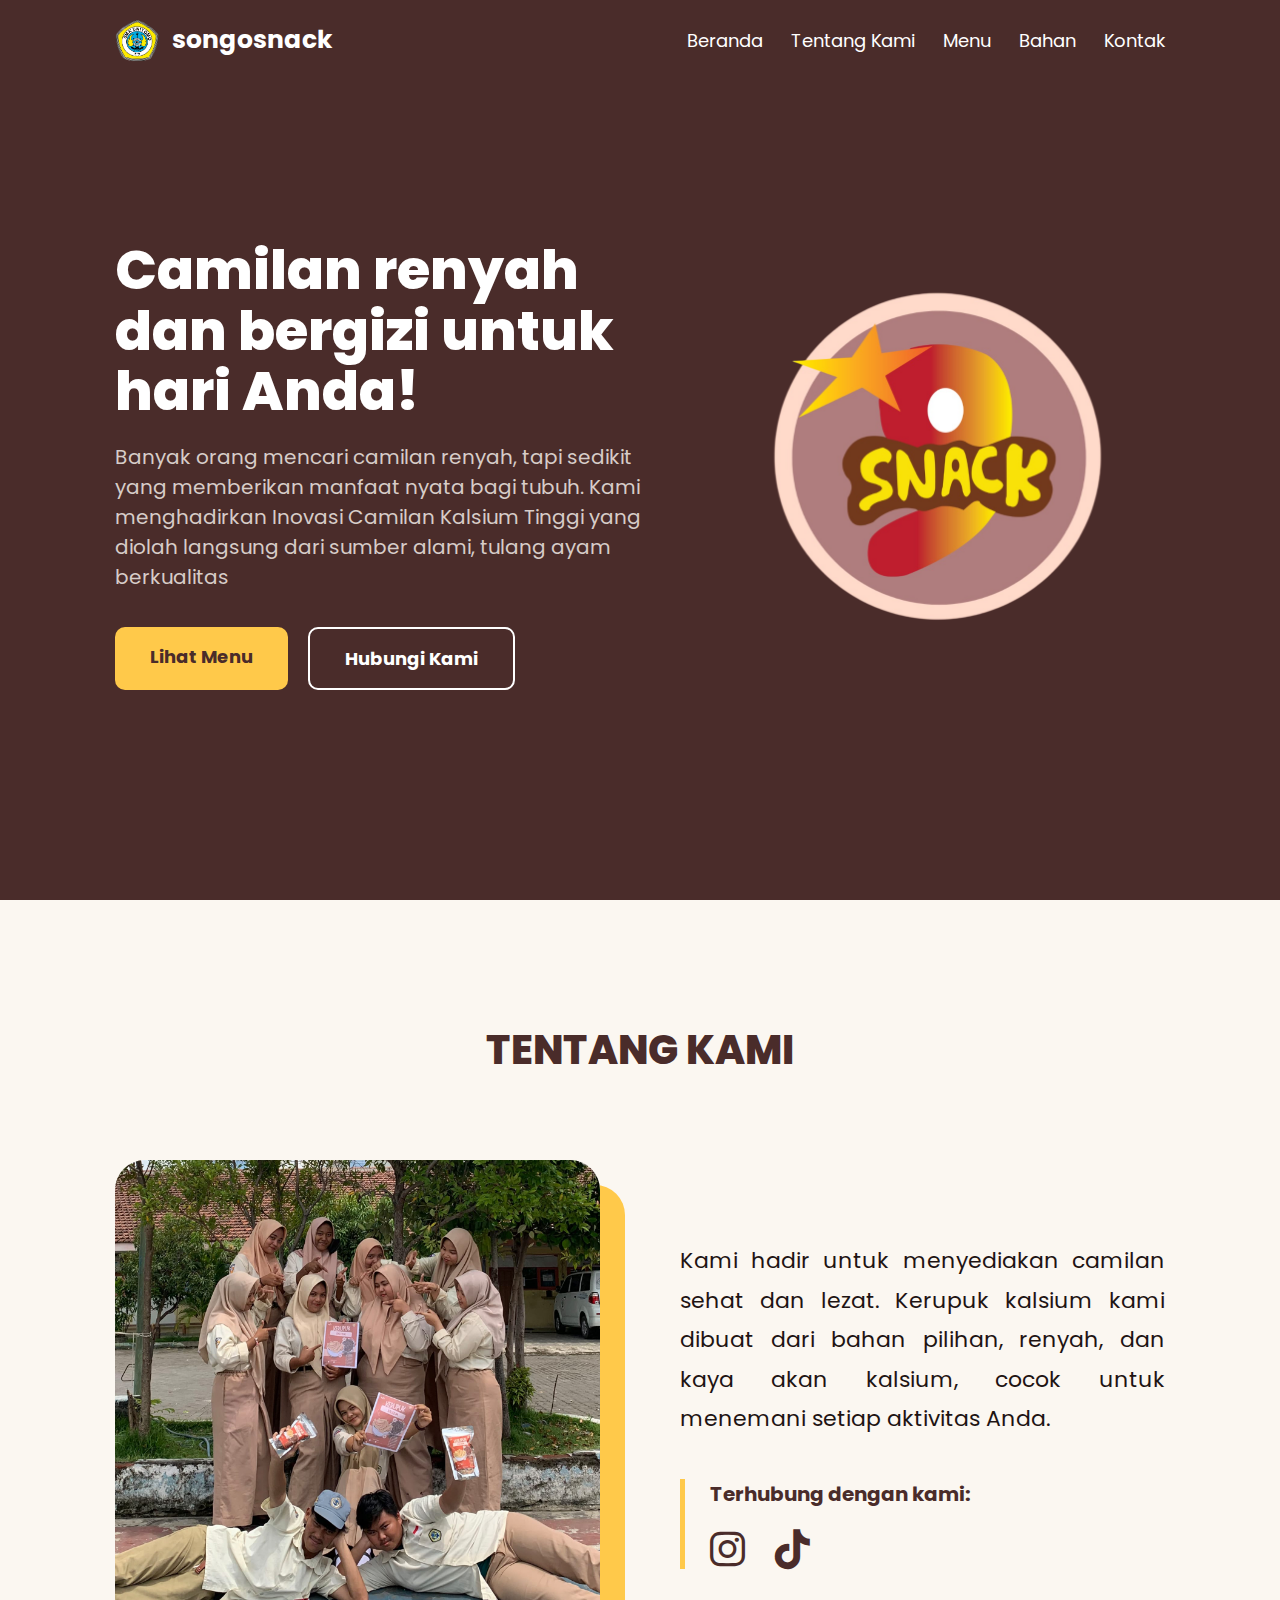
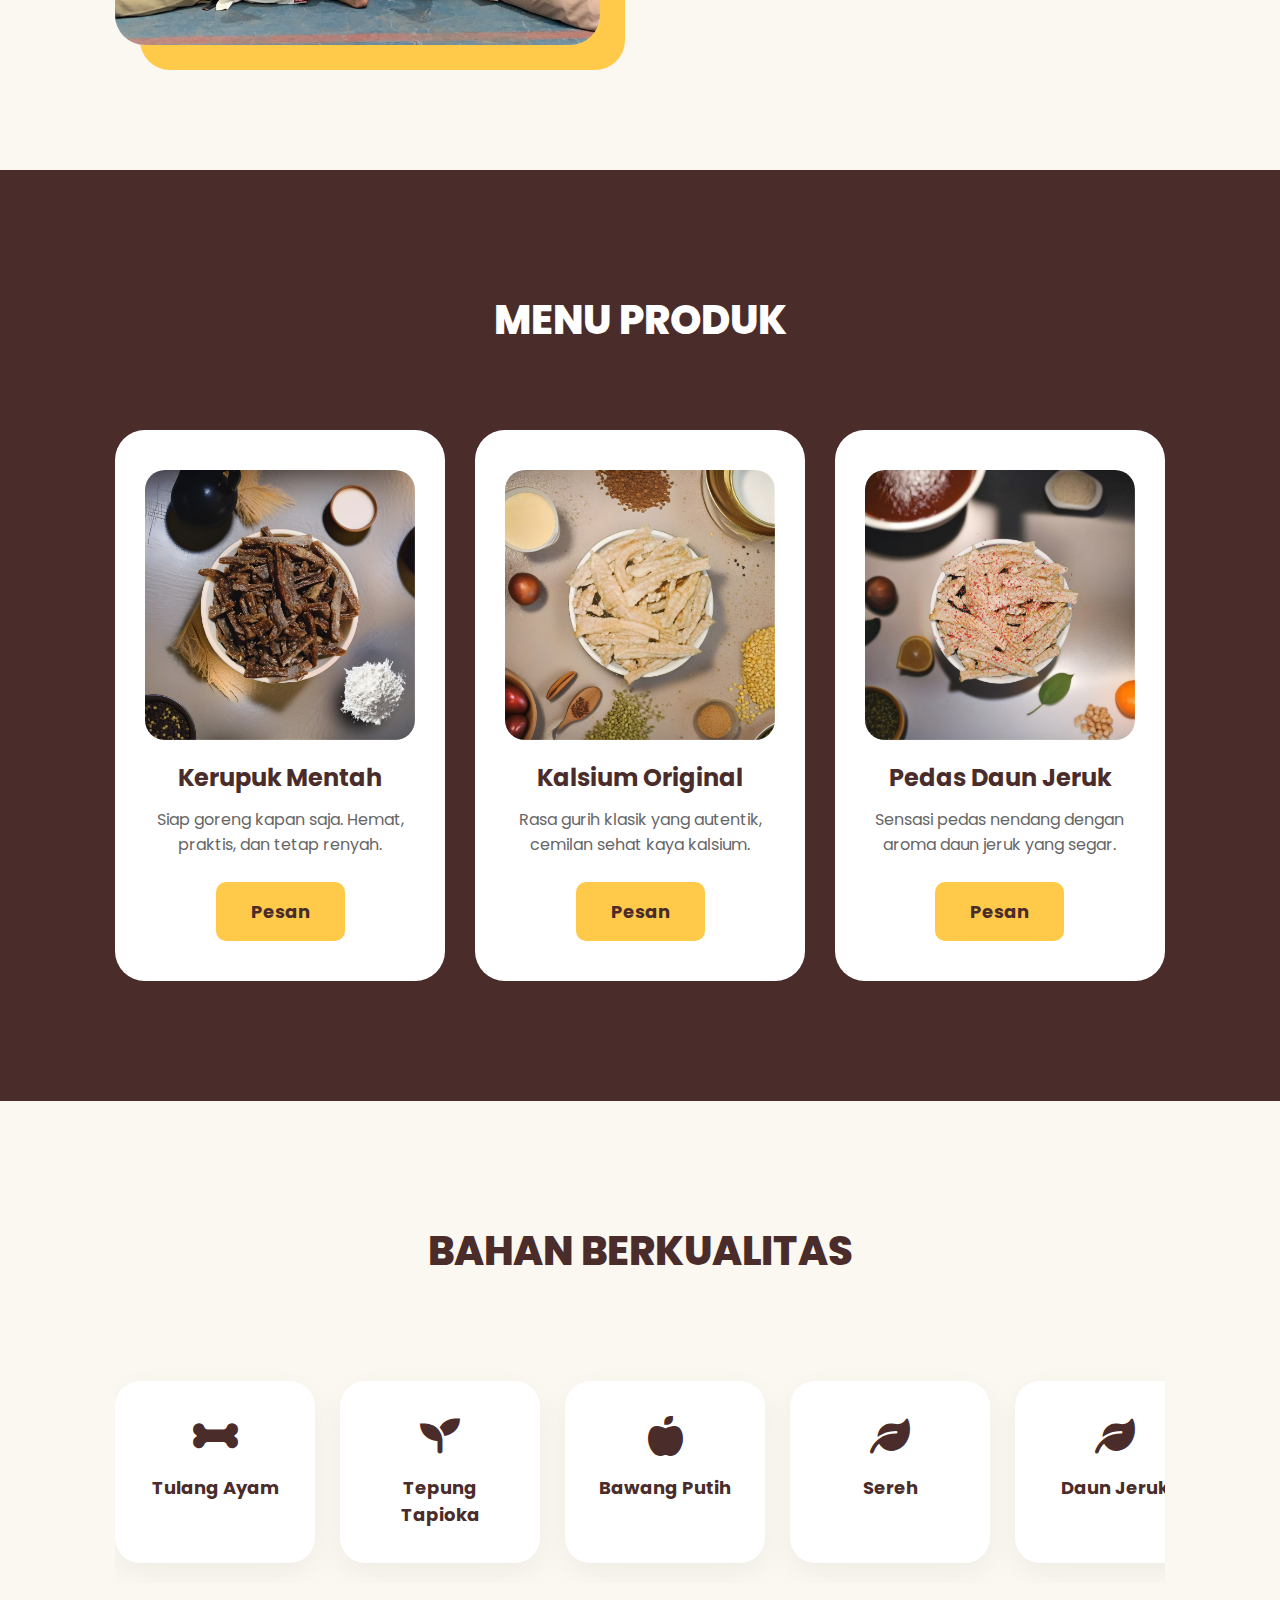
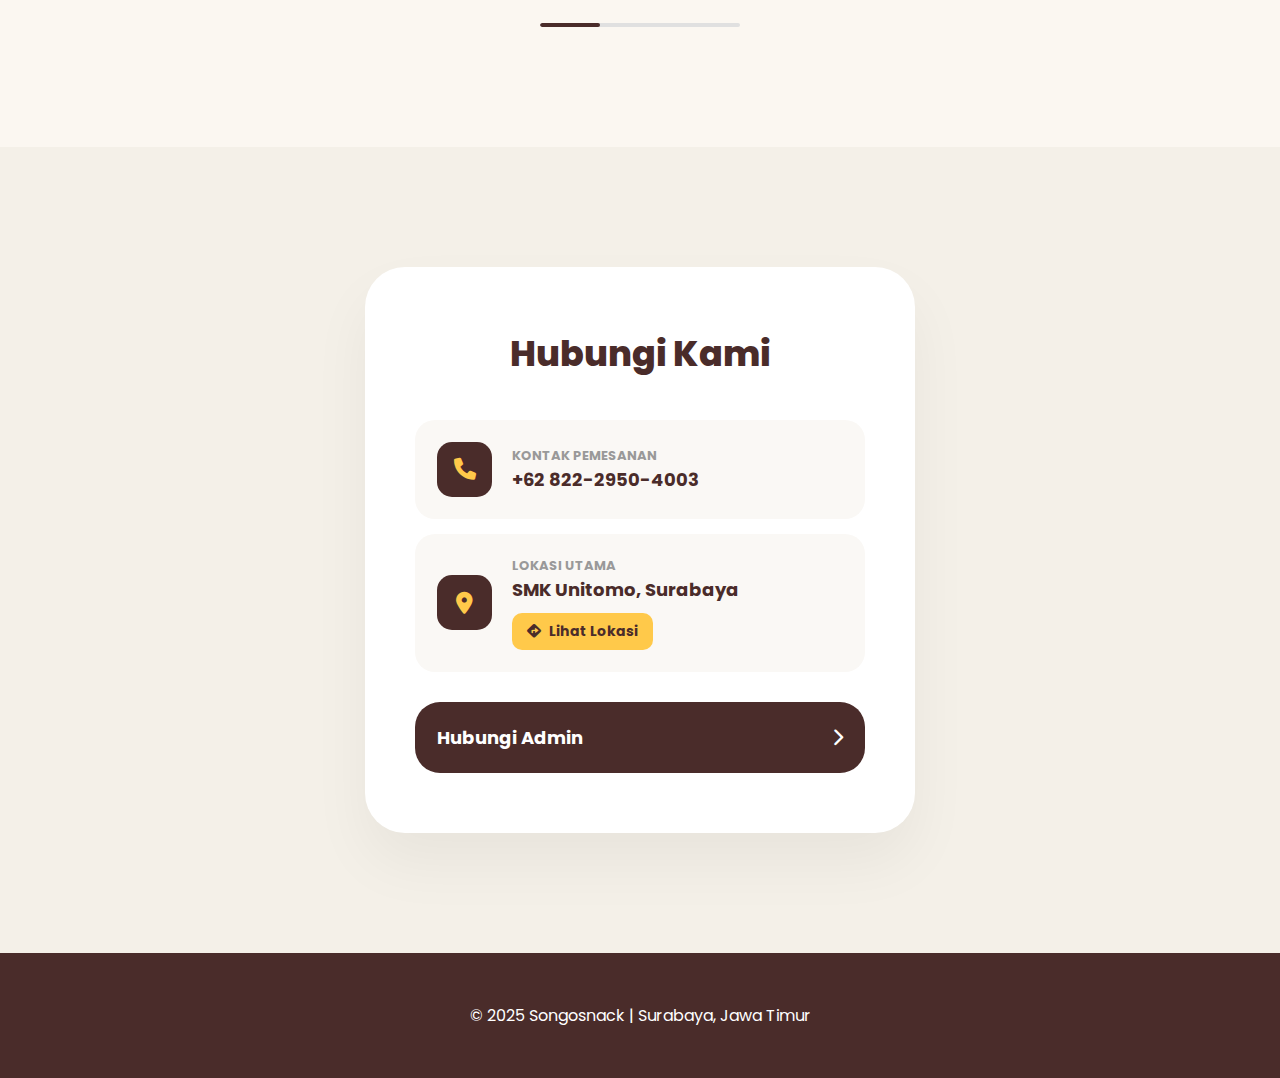
<file: index.html>
<!DOCTYPE html>
<html lang="id">
<head>
    <meta charset="UTF-8">
    <meta name="viewport" content="width=device-width, initial-scale=1.0, maximum-scale=1.0, user-scalable=no">
    <title>Songosnack - Spesialis Kerupuk Kalsium</title>
    <link rel="stylesheet" href="style.css">
    <link rel="stylesheet" href="https://cdnjs.cloudflare.com/ajax/libs/font-awesome/6.0.0-beta3/css/all.min.css">
    <link href="https://fonts.googleapis.com/css2?family=Poppins:wght@300;400;600;700;800&display=swap" rel="stylesheet">
</head>
<body>

    <header class="header">
        <div class="logo-container">
            <a href="https://smkunitomo.sch.id/" target="_blank" class="logo-link">
                <img src="img/smektom.png" alt="Logo SMK Unitomo">
            </a>
            <a href="#" class="logo-text">
                <span>songosnack</span>
            </a>
        </div>
        <nav class="navbar">
            <a href="#home">Beranda</a>
            <a href="#about">Tentang Kami</a>
            <a href="#menu">Menu</a>
            <a href="#ingredients">Bahan</a>
            <a href="#contact">Kontak</a>
        </nav>
        <div id="menu-btn" class="fas fa-bars"></div>
    </header>

    <section class="home" id="home">
        <div class="content">
            <h1>Camilan renyah dan bergizi untuk hari Anda!</h1>
            <p>Banyak orang mencari camilan renyah, tapi sedikit yang memberikan manfaat nyata bagi tubuh. Kami menghadirkan Inovasi Camilan Kalsium Tinggi yang diolah langsung dari sumber alami, tulang ayam berkualitas</p>
            <div class="buttons">
                <a href="#menu" class="btn primary-btn">Lihat Menu</a>
                <a href="#contact" class="btn secondary-btn">Hubungi Kami</a>
            </div>
        </div>
        <div class="home-image">
            <img src="img/logo ke 3.png" alt="Hero Logo">
        </div>
    </section>

    <section class="about" id="about">
        <h2 class="heading">TENTANG KAMI</h2>
        <div class="about-wrapper">
            <div class="about-image-frame">
                <img src="img/keluarga.jpg" alt="Produk Kami">
            </div>
            <div class="about-text-content">
                <p>Kami hadir untuk menyediakan camilan sehat dan lezat. Kerupuk kalsium kami dibuat dari bahan pilihan, renyah, dan kaya akan kalsium, cocok untuk menemani setiap aktivitas Anda.</p>
                <div class="social-connect">
                    <span>Terhubung dengan kami:</span>
                    <div class="social-icons-row">
                        <a href="https://www.instagram.com/songosnack" class="fab fa-instagram" target="_blank"></a>
                        <a href="https://www.tiktok.com/@songosnack" class="fab fa-tiktok" target="_blank"></a>
                    </div>
                </div>
            </div>
        </div>
    </section>

    <section class="menu" id="menu">
        <h2 class="heading">MENU PRODUK</h2>
        <div class="box-container">
            <div class="box">
                <div class="square-frame">
                    <img src="img/produk mentah.jpg" alt="Mentah">
                </div>
                <h3>Kerupuk Mentah</h3>
                <p>Siap goreng kapan saja. Hemat, praktis, dan tetap renyah.</p>
                <a href="https://wa.me/+6282229504003?text=Halo%2C%20saya%20ingin%20memesan%20Kerupuk%20Mentah" class="btn primary-btn" target="_blank">Pesan</a>
            </div>

            <div class="box">
                <div class="square-frame">
                    <img src="img/produk matang.jpg" alt="Original">
                </div>
                <h3>Kalsium Original</h3>
                <p>Rasa gurih klasik yang autentik, cemilan sehat kaya kalsium.</p>
                <a href="https://wa.me/+6282229504003?text=Halo%2C%20saya%20ingin%20memesan%20Kerupuk%20Kalsium%20Original" class="btn primary-btn" target="_blank">Pesan</a>
            </div>

            <div class="box">
                <div class="square-frame">
                    <img src="img/produk pedas daun jeruk.jpg" alt="Pedas Daun Jeruk">
                </div>
                <h3>Pedas Daun Jeruk</h3>
                <p>Sensasi pedas nendang dengan aroma daun jeruk yang segar.</p>
                <a href="https://wa.me/+6282229504003?text=Halo%2C%20saya%20ingin%20memesan%20Kerupuk%20Pedas%20Daun%20Jeruk" class="btn primary-btn" target="_blank">Pesan</a>
            </div>
        </div>
    </section>

    <section class="ingredients" id="ingredients">
        <h2 class="heading">BAHAN BERKUALITAS</h2>
        <div class="ing-slider">
            <div class="ing-track">
                <div class="ing-card"><i class="fas fa-bone"></i><span>Tulang Ayam</span></div>
                <div class="ing-card"><i class="fas fa-seedling"></i><span>Tepung Tapioka</span></div>
                <div class="ing-card"><i class="fas fa-apple-alt"></i><span>Bawang Putih</span></div>
                <div class="ing-card"><i class="fas fa-leaf"></i><span>Sereh</span></div>
                <div class="ing-card"><i class="fas fa-leaf"></i><span>Daun Jeruk</span></div>
                <div class="ing-card"><i class="fas fa-mortar-pestle"></i><span>Ketumbar Bubuk</span></div>
                <div class="ing-card"><i class="fas fa-cube"></i><span>Masako</span></div>
                <div class="ing-card"><i class="fas fa-cubes"></i><span>Gula</span></div>
                <div class="ing-card"><i class="fas fa-cloud"></i><span>Garam</span></div>
                <div class="ing-card"><i class="fas fa-pepper-hot"></i><span>Lada Bubuk</span></div>
                <div class="ing-card"><i class="fas fa-tint"></i><span>Air</span></div>
                <div class="ing-card"><i class="fas fa-fire"></i><span>Gas LPG</span></div>
            </div>
        </div>
        <div class="scroll-indicator-container">
            <div class="scroll-bar" id="scroll-bar"></div>
        </div>
    </section>

    <section class="contact" id="contact">
        <div class="contact-card">
            <h2 class="contact-title">Hubungi Kami</h2>
            <div class="direct-contact">
                <div class="contact-row">
                    <div class="icon-box"><i class="fas fa-phone"></i></div>
                    <div class="details">
                        <small>Kontak Pemesanan</small>
                        <span>+62 822-2950-4003</span>
                    </div>
                </div>
                <div class="contact-row">
                    <div class="icon-box"><i class="fas fa-map-marker-alt"></i></div>
                    <div class="details">
                        <small>Lokasi Utama</small>
                        <span>SMK Unitomo, Surabaya</span>
                        <a href="https://maps.app.goo.gl/riV1g2sT6d6jrfE17" class="map-link-btn" target="_blank">
                            <i class="fas fa-directions"></i> Lihat Lokasi
                        </a>
                    </div>
                </div>
            </div>
            <a href="https://wa.me/+6282229504003" class="wa-premium-btn" target="_blank">
                <span>Hubungi Admin</span>
                <i class="fas fa-chevron-right"></i>
            </a>
        </div>
    </section>

    <footer class="footer">
        <p>© 2025 Songosnack | Surabaya, Jawa Timur</p>
    </footer>

    <script src="script.js"></script>
</body>
</html>
</file>
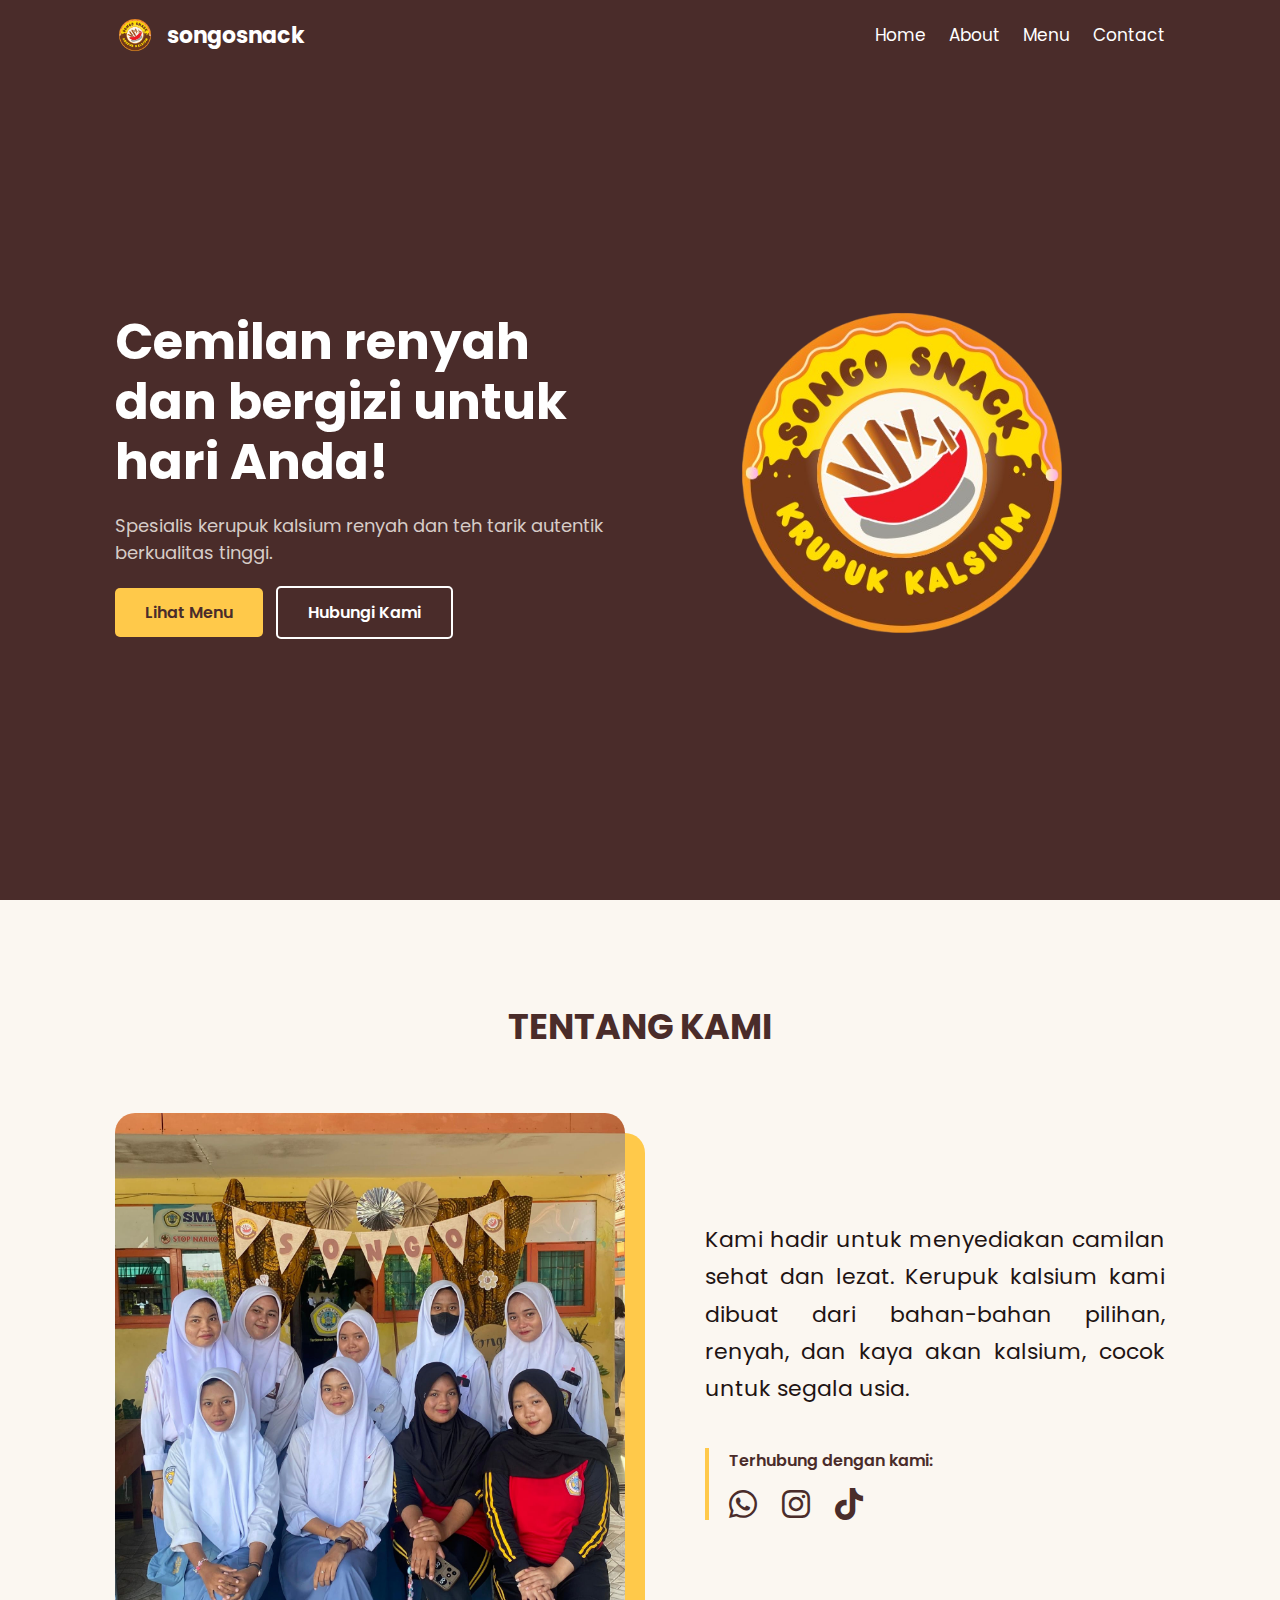
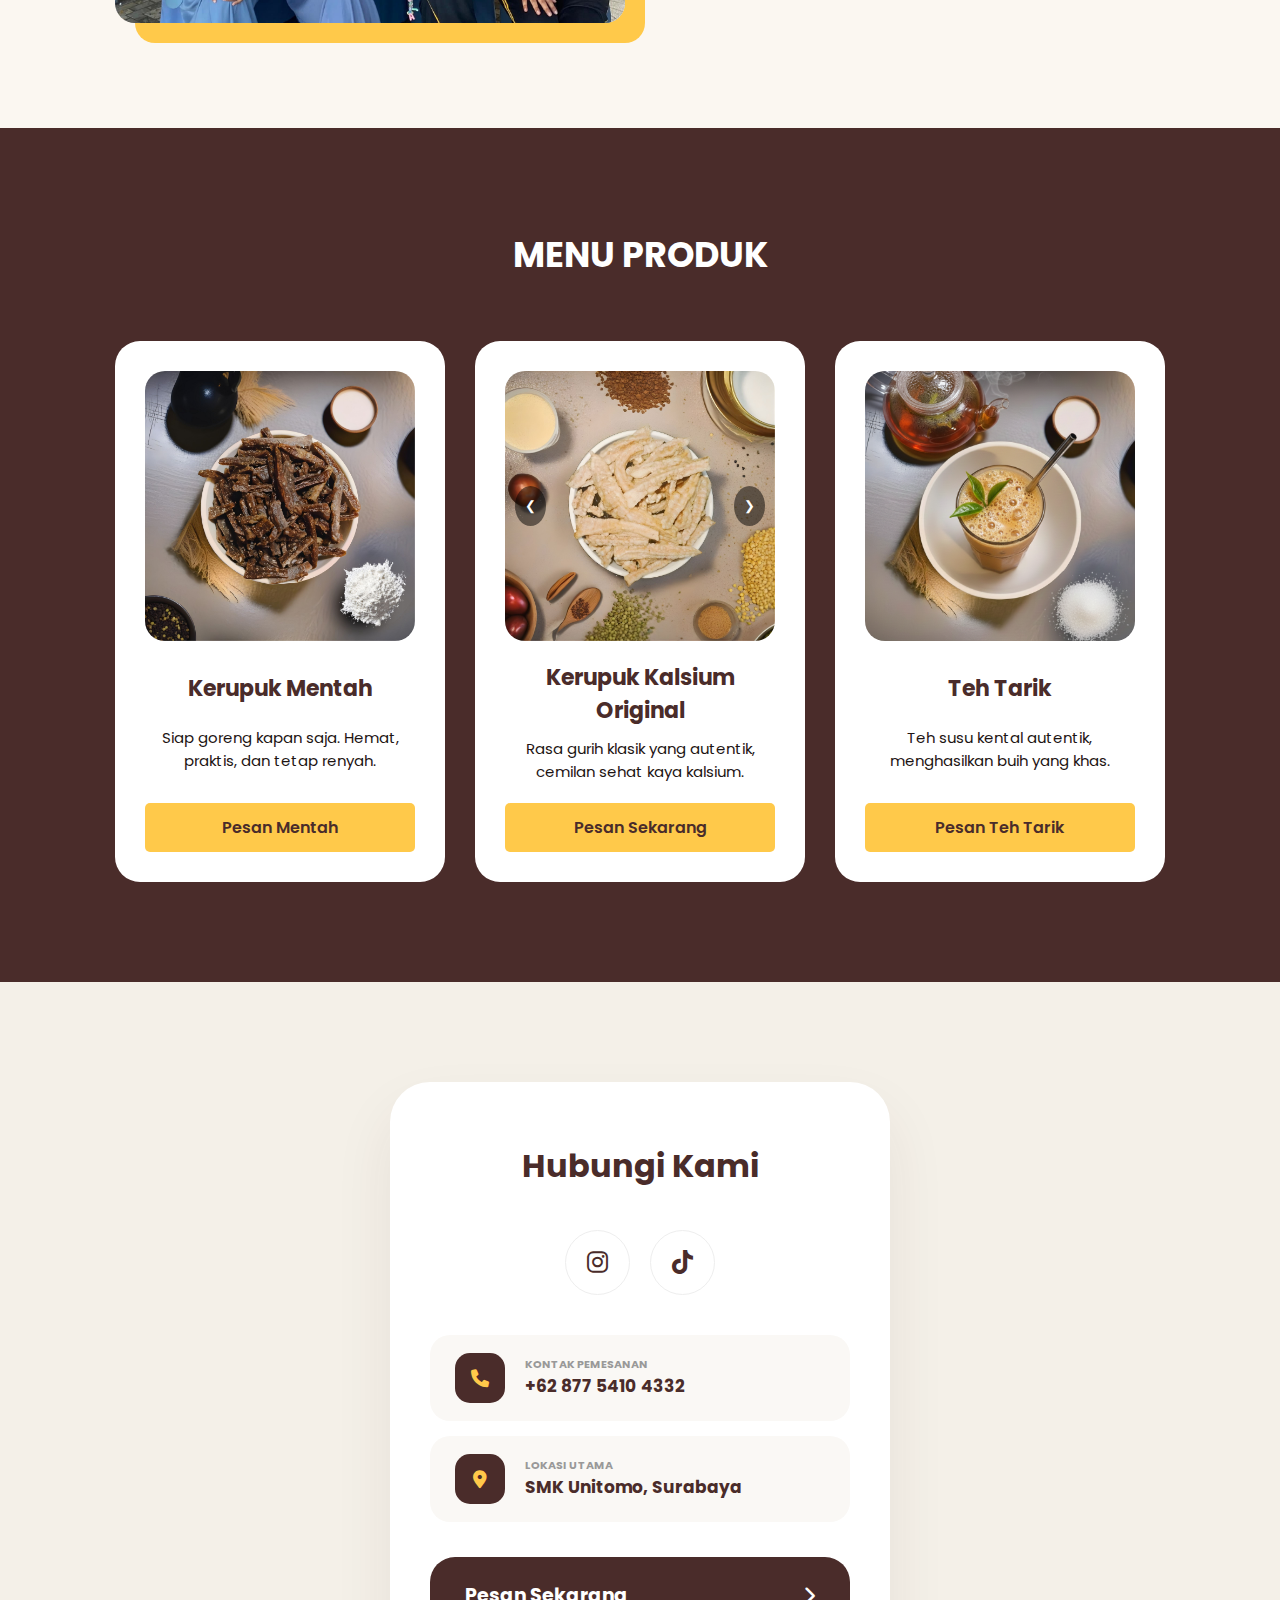
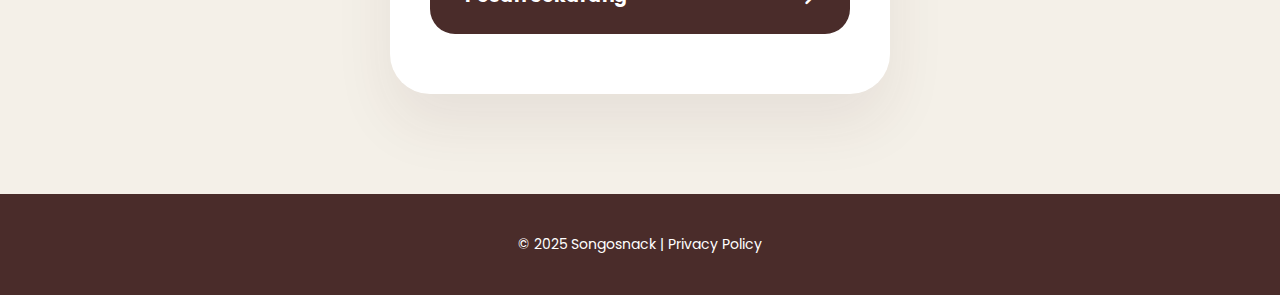
<file: q.html>
<!DOCTYPE html>
<html lang="id">
<head>
    <meta charset="UTF-8">
    <meta name="viewport" content="width=device-width, initial-scale=1.0">
    <title>Songosnack - Spesialis Kerupuk Kalsium</title>
    <link rel="stylesheet" href="w.css">
    <link rel="stylesheet" href="https://cdnjs.cloudflare.com/ajax/libs/font-awesome/6.0.0-beta3/css/all.min.css">
    <link href="https://fonts.googleapis.com/css2?family=Poppins:wght@300;400;600;700&display=swap" rel="stylesheet">
</head>
<body>

    <header class="header">
        <a href="#" class="logo">
            <img src="img/e.png" alt="Logo">
            songosnack
        </a>
        <nav class="navbar">
            <a href="#home">Home</a>
            <a href="#about">About</a>
            <a href="#menu">Menu</a>
            <a href="#contact">Contact</a>
        </nav>
        <div id="menu-btn" class="fas fa-bars"></div>
    </header>

    <section class="home" id="home">
        <div class="content">
            <h1>Cemilan renyah dan bergizi untuk hari Anda!</h1>
            <p>Spesialis kerupuk kalsium renyah dan teh tarik autentik berkualitas tinggi.</p>
            <div class="buttons">
                <a href="#menu" class="btn primary-btn">Lihat Menu</a>
                <a href="#contact" class="btn secondary-btn">Hubungi Kami</a>
            </div>
        </div>
        <div class="home-image">
            <img src="img/e.png" alt="Hero">
        </div>
    </section>

    <section class="about" id="about">
        <h2 class="heading">TENTANG KAMI</h2>
        <div class="about-wrapper">
            <div class="about-image-frame">
                <img src="img/tentang2.jpg" alt="Tim Kami">
            </div>
            <div class="about-text-content">
                <p>Kami hadir untuk menyediakan camilan sehat dan lezat. Kerupuk kalsium kami dibuat dari bahan-bahan pilihan, renyah, dan kaya akan kalsium, cocok untuk segala usia.</p>
                <div class="social-connect">
                    <span>Terhubung dengan kami:</span>
                    <div class="social-icons-row">
                        <a href="https://wa.me/+6287754104332" class="fab fa-whatsapp" target="_blank"></a>
                        <a href="https://www.instagram.com/songosnack" class="fab fa-instagram" target="_blank"></a>
                        <a href="https://www.tiktok.com/@songosnack" class="fab fa-tiktok" target="_blank"></a>
                    </div>
                </div>
            </div>
        </div>
    </section>

    <section class="menu" id="menu">
        <h2 class="heading">MENU PRODUK</h2>
        <div class="box-container">
            <div class="box">
                <div class="square-frame"><img src="img/produk mentah.jpg"></div>
                <h3>Kerupuk Mentah</h3>
                <p>Siap goreng kapan saja. Hemat, praktis, dan tetap renyah.</p>
                <a href="https://wa.me/+6287754104332?text=Halo%2C%20saya%20ingin%20memesan%20Kerupuk%20Mentah" class="btn primary-btn" target="_blank">Pesan Mentah</a>
            </div>

            <div class="box">
                <div class="square-frame slider-container">
                    <div class="slides">
                        <div class="slide active-slide"><img src="img/produk matang.jpg"></div>
                        <div class="slide"><img src="img/produk pedas daun jeruk.jpg"></div>
                    </div>
                    <button class="slider-nav prev" onclick="changeSlide(-1)">&#10094;</button>
                    <button class="slider-nav next" onclick="changeSlide(1)">&#10095;</button>
                </div>
                <h3 id="product-title">Kerupuk Kalsium Original</h3>
                <p id="product-description">Rasa gurih klasik yang autentik, cemilan sehat kaya kalsium.</p>
                <a href="#" class="btn primary-btn" id="whatsapp-link" target="_blank">Pesan Sekarang</a>
            </div>

            <div class="box">
                <div class="square-frame"><img src="img/produk teh tarik.png"></div>
                <h3>Teh Tarik</h3>
                <p>Teh susu kental autentik, menghasilkan buih yang khas.</p>
                <a href="https://wa.me/+6287754104332?text=Halo%2C%20saya%20ingin%20memesan%20Teh%20Tarik" class="btn primary-btn" target="_blank">Pesan Teh Tarik</a>
            </div>
        </div>
    </section>

    <section class="contact" id="contact">
        <div class="contact-card">
            <h2 class="contact-title">Hubungi Kami</h2>
            <div class="social-pills">
                <a href="https://www.instagram.com/songosnack" target="_blank" class="pill"><i class="fab fa-instagram"></i></a>
                <a href="https://www.tiktok.com/@songosnack" target="_blank" class="pill"><i class="fab fa-tiktok"></i></a>
            </div>
            <div class="direct-contact">
                <div class="contact-row">
                    <div class="icon-box"><i class="fas fa-phone"></i></div>
                    <div class="details">
                        <small>Kontak Pemesanan</small>
                        <span>+62 877 5410 4332</span>
                    </div>
                </div>
                <div class="contact-row">
                    <div class="icon-box"><i class="fas fa-map-marker-alt"></i></div>
                    <div class="details">
                        <small>Lokasi Utama</small>
                        <span>SMK Unitomo, Surabaya</span>
                    </div>
                </div>
            </div>
            <a href="https://wa.me/+6287754104332?text=Halo%20Songosnack%2C%20saya%20ingin%20bertanya%20mengenai%20produk" class="wa-premium-btn" target="_blank">
                <span>Pesan Sekarang</span>
                <i class="fas fa-chevron-right"></i>
            </a>
        </div>
    </section>

    <footer class="footer"><p>© 2025 Songosnack | Privacy Policy</p></footer>
    <script src="e.js"></script>
</body>
</html>
</file>
<file: style.css>
:root {
    --main: #4A2C2A;
    --bg: #FBF7F1;
    --accent: #FFC94A;
    --white: #ffffff;
    --text: #1E1413;
}

* {
    margin: 0;
    padding: 0;
    box-sizing: border-box;
    font-family: 'Poppins', sans-serif;
    text-decoration: none;
    border: none;
    outline: none;
}

html {
    font-size: 62.5%;
    scroll-behavior: smooth;
}

body {
    background: var(--bg);
    color: var(--text);
    overflow-x: hidden;
    width: 100%;
}

/* HEADER & LOGO */
.header {
    position: fixed;
    top: 0;
    left: 0;
    right: 0;
    z-index: 1000;
    background: var(--main);
    display: flex;
    align-items: center;
    justify-content: space-between;
    padding: 1.5rem 9%;
    height: 8rem;
}

.logo-container {
    display: flex;
    align-items: center;
}

.logo-link {
    display: flex;
    align-items: center;
    transition: 0.3s;
}

.logo-link:hover {
    transform: scale(1.1);
}

.logo-link img {
    height: 4.5rem;
    width: auto;
    max-width: 4.5rem;
    margin-right: 1.2rem;
    border-radius: 50%;
    object-fit: contain;
}

.logo-text {
    font-size: 2.5rem;
    color: var(--white) !important;
    font-weight: 700;
}

.header .navbar a {
    font-size: 1.8rem;
    color: var(--white) !important;
    margin-left: 2.5rem;
    transition: 0.3s;
}

.header .navbar a:hover {
    color: var(--accent) !important;
}

/* HOME */
.home {
    min-height: 100vh;
    display: flex;
    align-items: center;
    justify-content: space-between;
    background: var(--main);
    padding: 8rem 9% 5rem;
    gap: 4rem;
    flex-wrap: wrap;
}

.home .content {
    flex: 1 1 50rem;
}

.home .content h1 {
    font-size: 5.5rem;
    color: var(--white);
    font-weight: 800;
    line-height: 1.1;
    margin-bottom: 2rem;
}

.home .content p {
    font-size: 2rem;
    color: #D7CCC8;
    margin-bottom: 3.5rem;
}

.home .home-image {
    flex: 1 1 40rem;
    text-align: center;
}

.home .home-image img {
    width: 100%;
    max-width: 48rem;
    animation: float 3s ease-in-out infinite;
}

@keyframes float {
    0%, 100% { transform: translateY(0); }
    50% { transform: translateY(-15px); }
}

.buttons {
    display: flex;
    gap: 2rem;
    flex-wrap: wrap;
}

.btn {
    padding: 1.6rem 3.5rem;
    font-size: 1.8rem;
    font-weight: 700;
    border-radius: 1rem;
    transition: 0.3s;
    display: inline-block;
    text-align: center;
    cursor: pointer;
}

.primary-btn {
    background: var(--accent) !important;
    color: var(--main) !important;
}

.secondary-btn {
    border: 2px solid var(--white) !important;
    color: var(--white) !important;
    background: transparent;
}

/* ABOUT */
.about {
    padding: 12rem 9%;
}

.heading {
    text-align: center;
    font-size: 4rem;
    color: var(--main);
    margin-bottom: 8rem;
    font-weight: 800;
    text-transform: uppercase;
}

.about-wrapper {
    display: flex;
    align-items: center;
    gap: 8rem;
    flex-wrap: wrap;
}

.about-image-frame {
    flex: 1 1 45rem;
}

.about-image-frame img {
    width: 100%;
    border-radius: 3rem;
    box-shadow: 2.5rem 2.5rem 0 var(--accent);
}

.about-text-content {
    flex: 1 1 45rem;
}

.about-text-content p {
    font-size: 2.2rem;
    line-height: 1.8;
    margin-bottom: 4rem;
    text-align: justify;
}

.social-connect {
    border-left: 5px solid var(--accent);
    padding-left: 2.5rem;
}

.social-connect span {
    font-size: 2rem;
    font-weight: 700;
    color: var(--main);
    display: block;
    margin-bottom: 2rem;
}

.social-icons-row {
    display: flex;
    gap: 3rem;
}

.social-icons-row a {
    font-size: 4rem;
    color: var(--main) !important;
    transition: 0.3s;
}

/* MENU */
.menu {
    background: var(--main);
    padding: 12rem 9%;
}

.menu .heading {
    color: var(--white);
}

.box-container {
    display: grid;
    grid-template-columns: repeat(auto-fit, minmax(32rem, 1fr));
    gap: 3rem;
}

.box {
    background: var(--white);
    padding: 4rem 3rem;
    border-radius: 3rem;
    text-align: center;
}

.square-frame {
    width: 100%;
    aspect-ratio: 1/1;
    border-radius: 2rem;
    overflow: hidden;
    position: relative;
    margin-bottom: 2rem;
}

.square-frame img {
    width: 100%;
    height: 100%;
    object-fit: cover;
}

.box h3 {
    font-size: 2.4rem;
    color: var(--main);
    margin-bottom: 1.2rem;
    font-weight: 700;
}

.box p {
    font-size: 1.6rem;
    color: #666;
    margin-bottom: 2.5rem;
}

/* BAHAN BERKUALITAS */
.ingredients {
    padding: 12rem 9%;
}

.ing-slider {
    overflow-x: auto;
    padding: 2rem 0;
    scrollbar-width: none;
    cursor: grab;
}

.ing-slider::-webkit-scrollbar { display: none; }

.ing-track {
    display: flex;
    gap: 2.5rem;
    width: max-content;
}

.ing-card {
    background: var(--white);
    padding: 3.5rem 2.5rem;
    border-radius: 2.5rem;
    width: 20rem;
    text-align: center;
    box-shadow: 0 1rem 3rem rgba(0, 0, 0, 0.05);
    transition: 0.3s;
    flex-shrink: 0;
}

.ing-card i {
    font-size: 4rem;
    color: var(--main);
    margin-bottom: 1.8rem;
    display: block;
}

.ing-card span {
    font-size: 1.8rem;
    font-weight: 700;
    color: var(--main);
}

.ing-card:hover {
    background: var(--accent);
    transform: translateY(-10px);
}

.scroll-indicator-container {
    width: 200px;
    height: 4px;
    background: #e0e0e0;
    margin: 4rem auto 0;
    border-radius: 10px;
    position: relative;
    overflow: hidden;
}

.scroll-bar {
    position: absolute;
    height: 100%;
    width: 30%;
    background: var(--main);
    border-radius: 10px;
    left: 0;
    transition: 0.1s ease-out;
}

/* CONTACT */
.contact {
    padding: 12rem 9%;
    background: #F4F0E8;
    display: flex;
    justify-content: center;
}

.contact-card {
    background: var(--white);
    max-width: 55rem;
    width: 100%;
    padding: 6rem 5rem;
    border-radius: 4rem;
    text-align: center;
    box-shadow: 0 3rem 6rem rgba(0, 0, 0, 0.05);
}

.contact-title {
    font-size: 3.5rem;
    color: var(--main);
    margin-bottom: 4rem;
    font-weight: 800;
}

.contact-row {
    display: flex;
    align-items: center;
    gap: 2rem;
    background: #faf8f5;
    padding: 2.2rem;
    border-radius: 2rem;
    margin-bottom: 1.5rem;
    text-align: left;
}

.icon-box {
    width: 5.5rem;
    height: 5.5rem;
    background: var(--main);
    color: var(--accent);
    border-radius: 1.5rem;
    display: flex;
    align-items: center;
    justify-content: center;
    font-size: 2.2rem;
    flex-shrink: 0;
}

.details small {
    display: block;
    font-size: 1.3rem;
    color: #999;
    font-weight: 700;
    text-transform: uppercase;
}

.details span {
    font-size: 1.8rem;
    font-weight: 700;
    color: var(--main);
}

.map-link-btn {
    display: inline-block;
    margin-top: 1rem;
    padding: 0.8rem 1.5rem;
    background: var(--accent);
    color: var(--main);
    font-size: 1.4rem;
    font-weight: 700;
    border-radius: 1rem;
    transition: 0.3s;
}

.map-link-btn i { margin-right: 0.5rem; }
.map-link-btn:hover { background: var(--main); color: var(--accent); }

.wa-premium-btn {
    margin-top: 3rem;
    background: var(--main);
    color: white !important;
    display: flex;
    align-items: center;
    justify-content: space-between;
    padding: 2.2rem;
    border-radius: 2.5rem;
    font-size: 1.8rem;
    font-weight: 700;
    transition: 0.3s;
}

.footer {
    background: var(--main);
    color: white;
    text-align: center;
    padding: 5rem;
    font-size: 1.6rem;
}

/* RESPONSIVE */
#menu-btn {
    display: none;
    font-size: 3rem;
    color: white;
    cursor: pointer;
}

@media (max-width: 991px) {
    html { font-size: 55%; }
    .header { padding: 1.5rem 5%; }
    .home, .about, .menu, .contact { padding: 10rem 5%; }
}

@media (max-width: 768px) {
    #menu-btn { display: block; }
    
    .logo-link img {
        max-width: 4rem;
        height: auto;
    }

    .header .navbar {
        position: absolute;
        top: 100%;
        right: -100%;
        background: var(--main);
        width: 28rem;
        height: 100vh;
        flex-direction: column;
        padding: 2rem;
        transition: 0.4s;
    }
    .header .navbar.active { right: 0; }
    .header .navbar a {
        display: block;
        margin: 2.5rem 0;
        font-size: 2.2rem;
    }
    .home {
        flex-direction: column;
        text-align: center;
        padding-top: 15rem;
    }
    .home .content h1 { font-size: 4.5rem; }
    .home .home-image { order: -1; }
    .home .home-image img { max-width: 32rem; }
    .buttons { flex-direction: column; }
    .btn { width: 100%; }
    .about-wrapper {
        flex-direction: column;
        text-align: center;
    }
    .social-connect {
        border-left: none;
        border-top: 4px solid var(--accent);
        padding-top: 2rem;
        padding-left: 0;
    }
    .social-icons-row { justify-content: center; }
}
</file>
<file: w.css>
:root {
    --main: #4A2C2A;
    --bg: #FBF7F1;
    --accent: #FFC94A;
    --white: #ffffff;
    --text: #1E1413;
}

* { font-family: 'Poppins', sans-serif; margin: 0; padding: 0; box-sizing: border-box; text-decoration: none; border: none; outline: none; }
html { font-size: 62.5%; scroll-behavior: smooth; }
body { background: var(--bg); color: var(--text); overflow-x: hidden; }

.header { position: fixed; top: 0; left: 0; right: 0; z-index: 1000; background: var(--main); display: flex; align-items: center; justify-content: space-between; padding: 1.5rem 9%; }
.header .logo { font-size: 2.2rem; color: var(--white) !important; font-weight: 700; display: flex; align-items: center; }
.header .logo img { height: 4rem; margin-right: 1.2rem; border-radius: 50%; }
.header .navbar a { font-size: 1.7rem; color: var(--white) !important; margin-left: 2rem; transition: .3s; }
.header .navbar a:hover { color: var(--accent) !important; }

.home { min-height: 100vh; display: flex; align-items: center; flex-wrap: wrap; background: var(--main); padding: 10rem 9% 5rem; }
.home .content { flex: 1 1 45rem; }
.home .content h1 { font-size: 5rem; color: var(--white); line-height: 1.2; font-weight: 700; }
.home .content p { font-size: 1.8rem; color: #D7CCC8; padding: 2rem 0; }
.home .home-image { flex: 1 1 45rem; text-align: center; }
.home .home-image img { width: 100%; max-width: 40rem; }

.btn { display: inline-block; padding: 1.2rem 3rem; font-size: 1.6rem; font-weight: 600; border-radius: .5rem; cursor: pointer; transition: .3s; text-align: center; }
.primary-btn { background: var(--accent) !important; color: var(--main) !important; }
.secondary-btn { border: 2px solid var(--white) !important; color: var(--white) !important; background: transparent; margin-left: 1rem; }

.about { padding: 10rem 9%; }
.heading { text-align: center; font-size: 3.5rem; color: var(--main); margin-bottom: 6rem; font-weight: 700; text-transform: uppercase; }
.about-wrapper { display: flex; align-items: center; gap: 8rem; flex-wrap: wrap; }
.about-image-frame { flex: 1 1 45rem; }
.about-image-frame img { width: 100%; border-radius: 2rem; box-shadow: 2rem 2rem 0 var(--accent); }
.about-text-content { flex: 1 1 40rem; }
.about-text-content p { font-size: 2.2rem; line-height: 1.7; color: var(--text); margin-bottom: 4rem; text-align: justify; }
.social-connect { border-left: 4px solid var(--accent); padding-left: 2rem; }
.social-connect span { font-size: 1.6rem; font-weight: 600; color: var(--main); display: block; margin-bottom: 1.5rem; }
.social-icons-row { display: flex; gap: 2.5rem; }
.social-icons-row a { font-size: 3.2rem; color: var(--main) !important; transition: .3s; }

.menu { background: var(--main); padding: 10rem 9%; }
.menu .heading { color: var(--white); }
.box-container { display: grid; grid-template-columns: repeat(auto-fit, minmax(30rem, 1fr)); gap: 3rem; }
.box { background: var(--white); padding: 3rem; border-radius: 2.5rem; text-align: center; display: flex; flex-direction: column; justify-content: space-between; transition: .3s; }
.box:hover { transform: translateY(-1rem); }
.square-frame { width: 100%; aspect-ratio: 1/1; border-radius: 2rem; overflow: hidden; position: relative; margin-bottom: 2rem; }
.square-frame img { width: 100%; height: 100%; object-fit: cover; }
.box h3 { font-size: 2.2rem; margin-bottom: 1rem; color: var(--main); font-weight: 700; }
.box p { font-size: 1.5rem; margin-bottom: 2rem; color: var(--text); }

.slide { position: absolute; top:0; left:0; width:100%; height:100%; opacity:0; transition: .5s; }
.active-slide { opacity: 1; }
.slider-nav { position: absolute; top:50%; transform: translateY(-50%); background: rgba(0,0,0,0.5); color: white; padding: 1rem; cursor: pointer; z-index: 10; border-radius: 50%; }
.prev { left: 1rem; } .next { right: 1rem; }

.contact { padding: 10rem 9%; display: flex; justify-content: center; background: #F4F0E8; }
.contact-card { background: var(--white); max-width: 50rem; width: 100%; padding: 6rem 4rem; border-radius: 4rem; text-align: center; box-shadow: 0 3rem 6rem rgba(74, 44, 42, 0.08); }
.contact-title { font-size: 3.2rem; color: var(--main); margin-bottom: 4rem; font-weight: 700; }
.social-pills { display: flex; justify-content: center; gap: 2rem; margin-bottom: 4rem; }
.pill { width: 6.5rem; height: 6.5rem; border-radius: 50%; border: 1.5px solid #eee; display: flex; align-items: center; justify-content: center; font-size: 2.4rem; color: var(--main) !important; transition: .4s cubic-bezier(0.175, 0.885, 0.32, 1.275); }
.pill:hover { background: var(--main); color: var(--accent) !important; transform: scale(1.1) rotate(10deg); }
.contact-row { display: flex; align-items: center; gap: 2rem; background: #faf8f5; padding: 1.8rem 2.5rem; border-radius: 2rem; margin-bottom: 1.5rem; transition: .3s; }
.contact-row:hover { background: #f0ebe2; }
.icon-box { width: 5rem; height: 5rem; background: var(--main); color: var(--accent); border-radius: 1.5rem; display: flex; align-items: center; justify-content: center; font-size: 1.8rem; }
.details { text-align: left; }
.details small { display: block; font-size: 1.1rem; color: #999; text-transform: uppercase; font-weight: 700; }
.details span { font-size: 1.7rem; font-weight: 700; color: var(--main); }
.wa-premium-btn { margin-top: 3.5rem; background: var(--main); color: white !important; display: flex; align-items: center; justify-content: space-between; padding: 2.4rem 3.5rem; border-radius: 2.5rem; font-size: 1.9rem; font-weight: 700; transition: .3s ease; }
.wa-premium-btn:hover { background: #35201e; transform: translateY(-5px); box-shadow: 0 1rem 3rem rgba(0,0,0,0.1); }

.footer { background: var(--main); color: white; text-align: center; padding: 4rem; font-size: 1.4rem; }

#menu-btn { display: none; font-size: 2.5rem; color: white; cursor: pointer; }
@media (max-width: 768px) {
    #menu-btn { display: block; }
    .header .navbar { position: absolute; top: 100%; right: -100%; background: var(--main); width: 25rem; height: 100vh; flex-direction: column; padding: 2rem; transition: .3s; }
    .header .navbar.active { right: 0; }
    .header .navbar a { display: block; margin: 2rem 0; font-size: 2rem; }
    .home { padding-top: 15rem; text-align: center; }
    .about-wrapper { gap: 4rem; }
    .box-container { grid-template-columns: 1fr; }
    .contact-card { padding: 4rem 2rem; }
}
</file>
